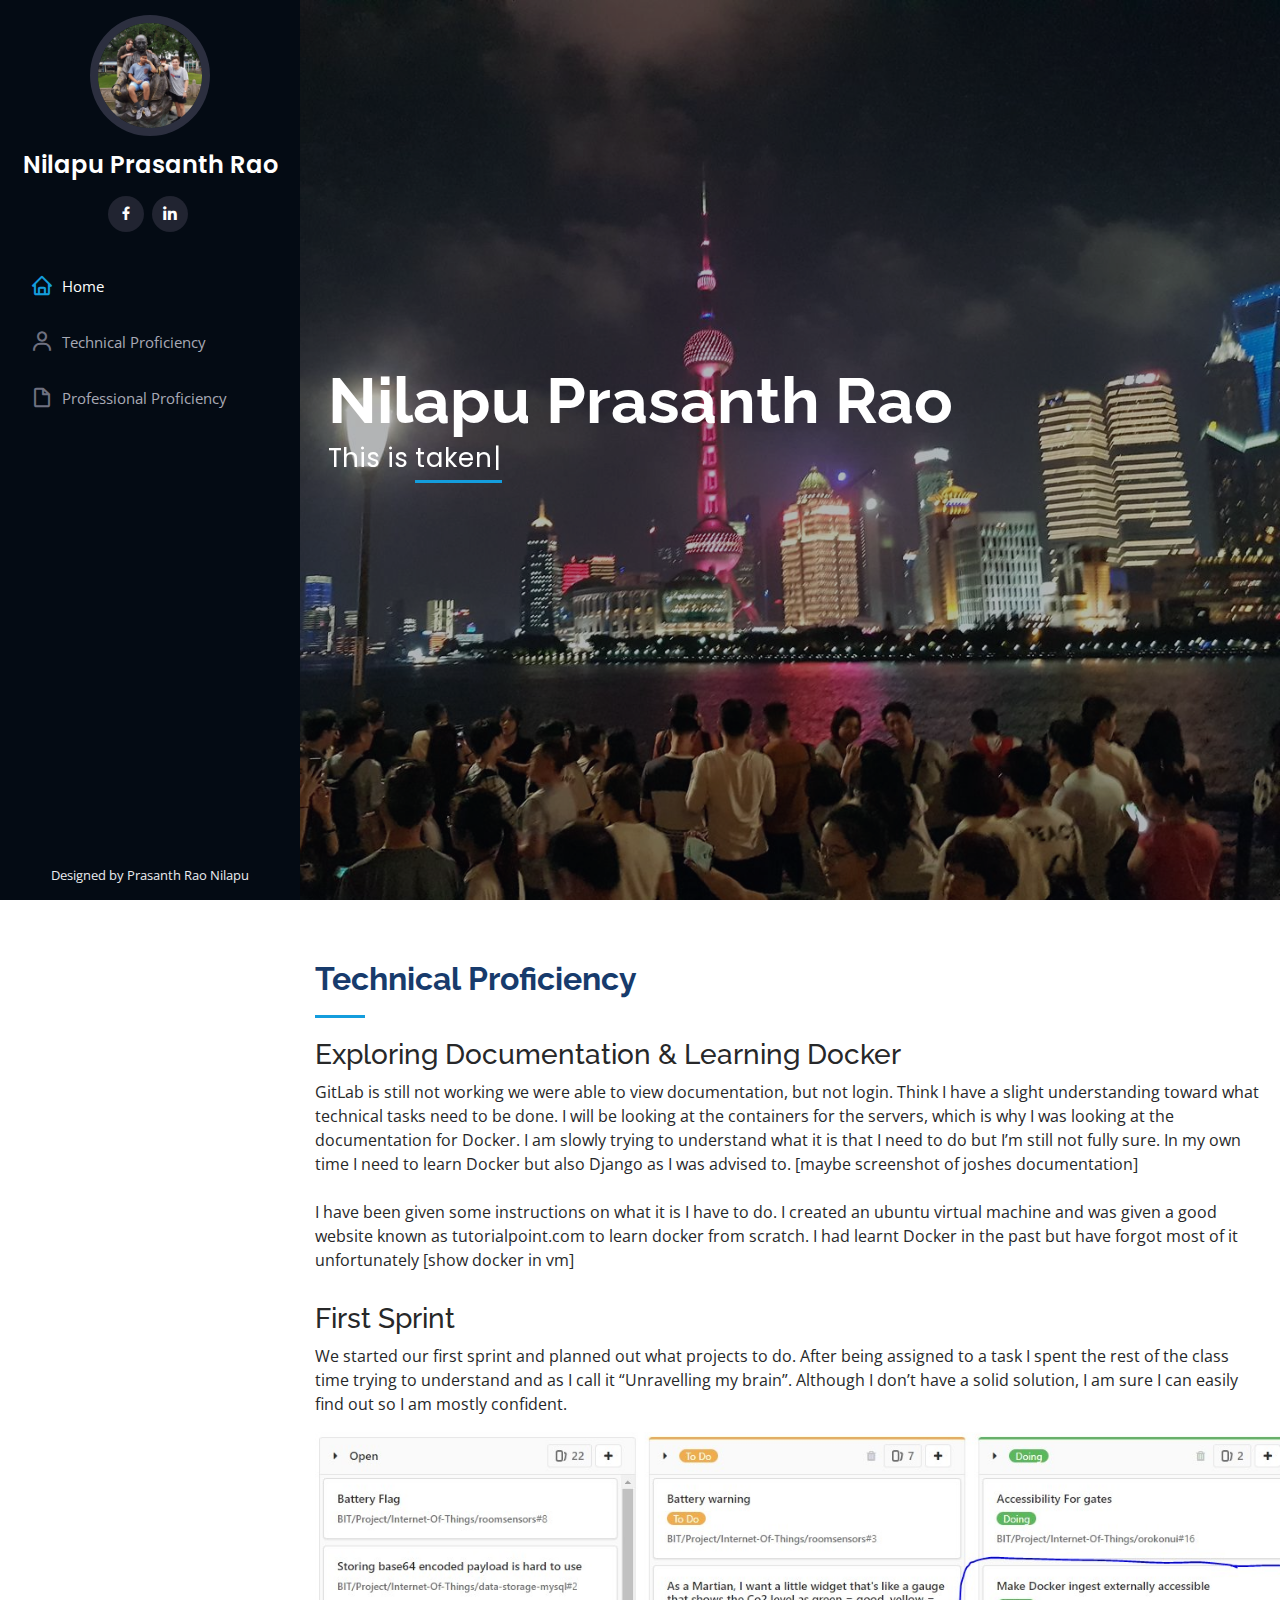
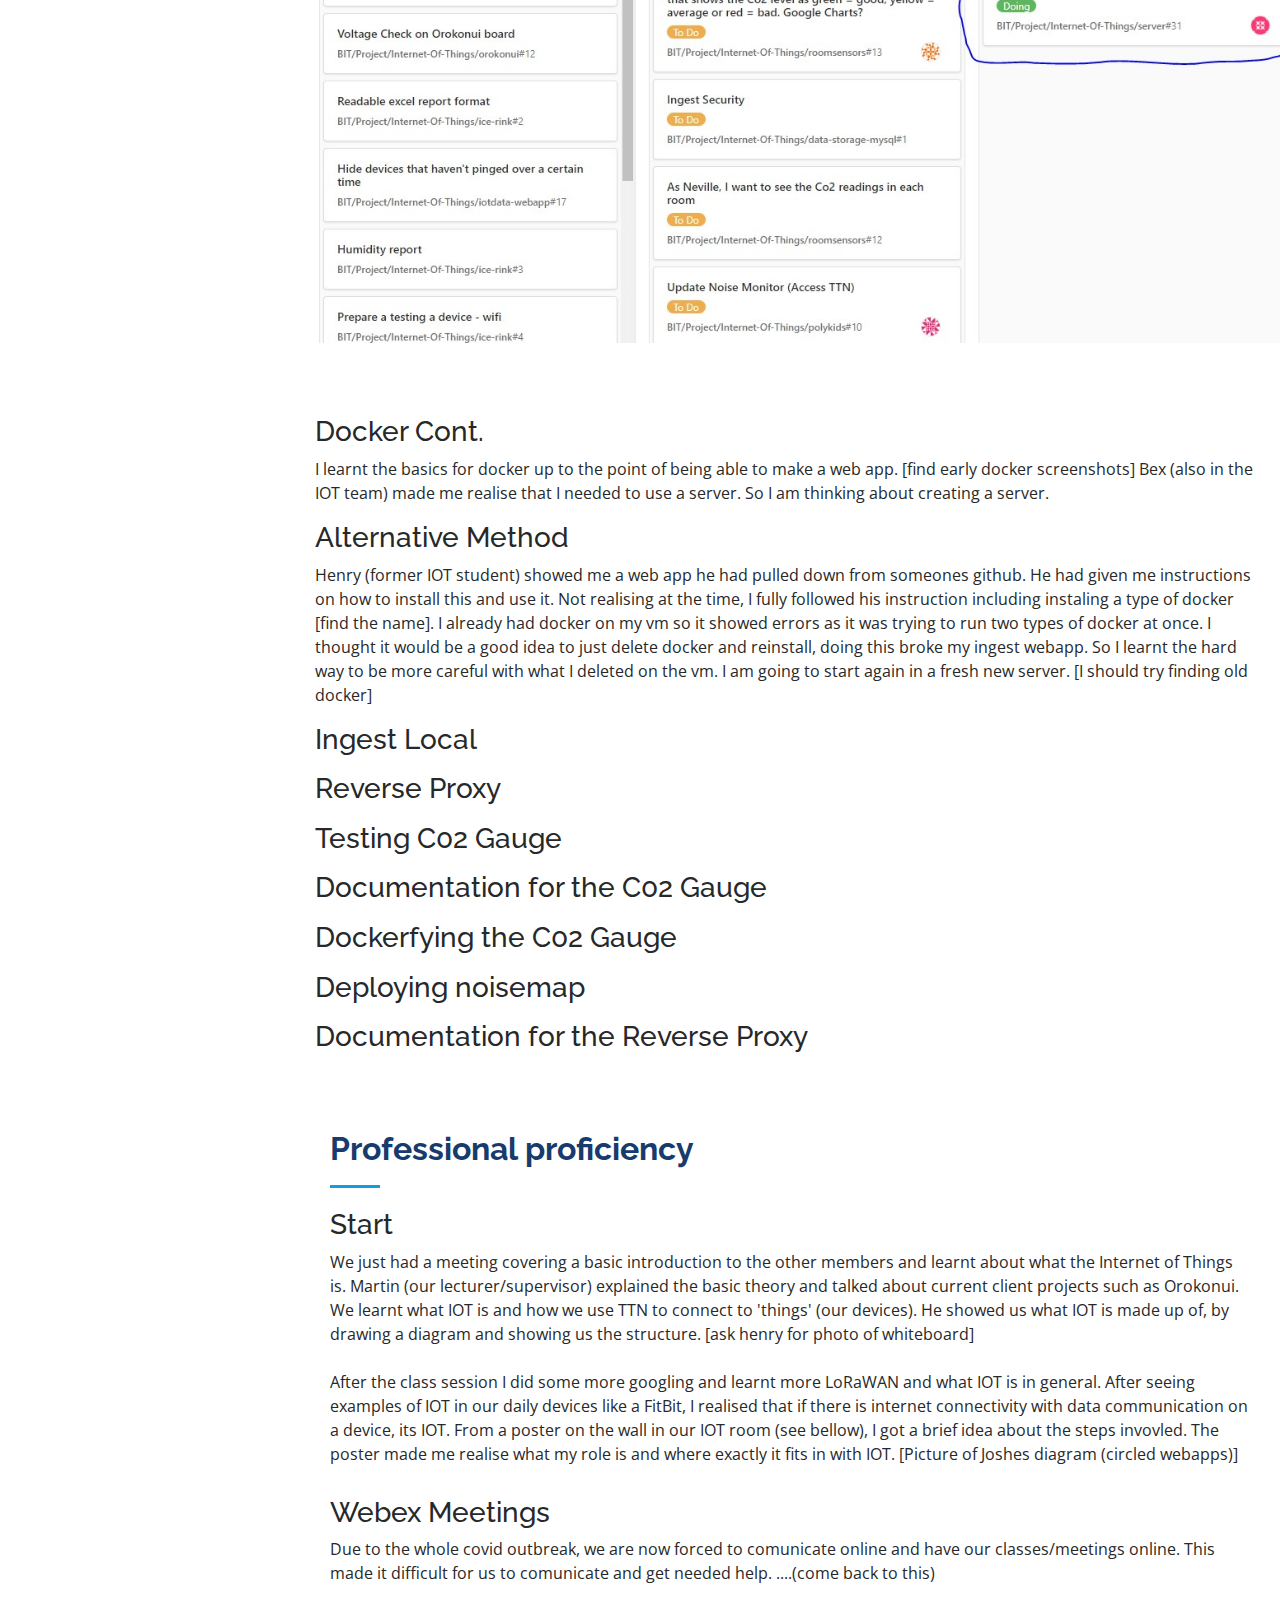
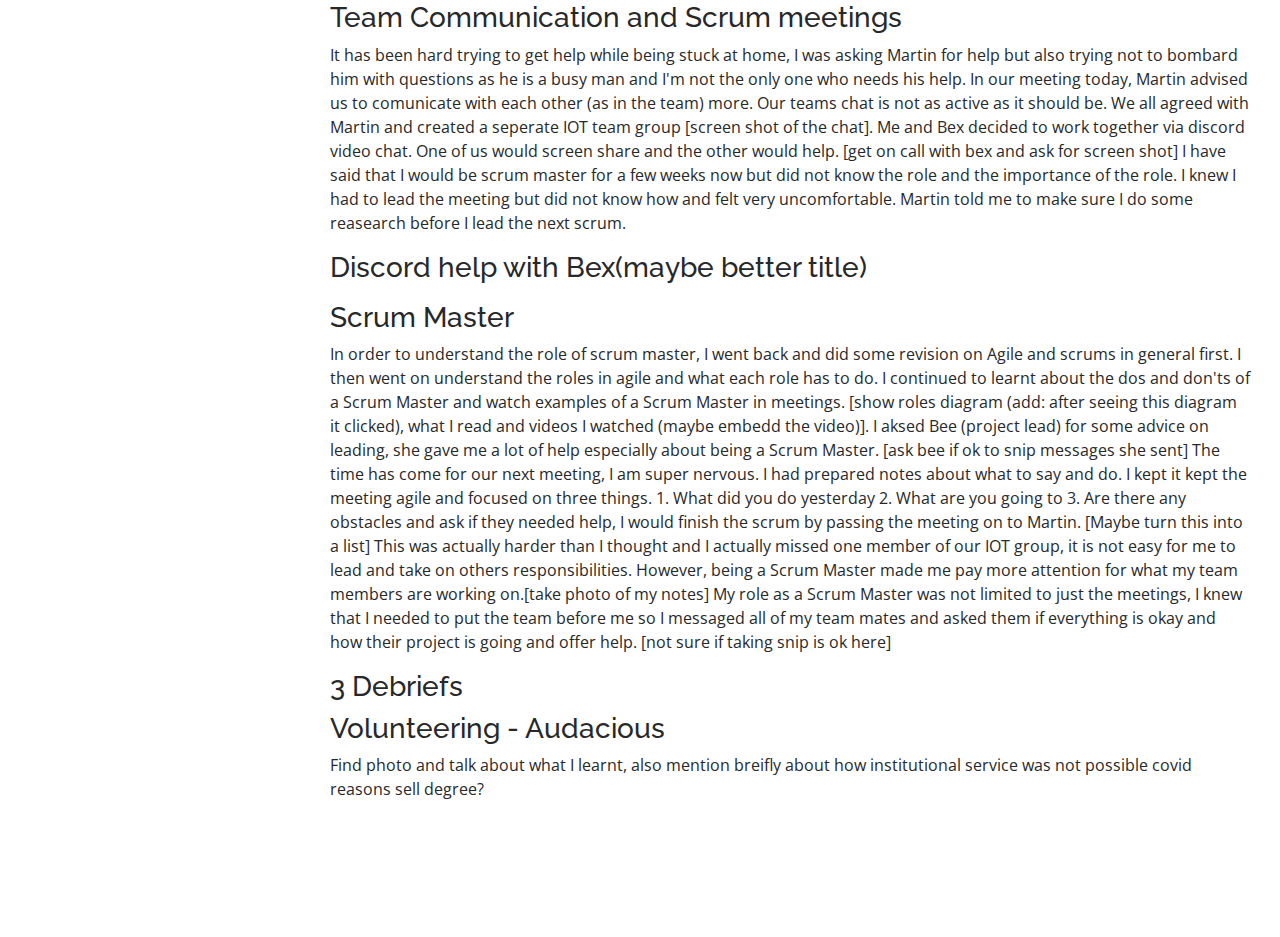
<file: index.html>
<!DOCTYPE html>
<html lang="en">

<head>
  <meta charset="utf-8">
  <meta content="width=device-width, initial-scale=1.0" name="viewport">

  <title>iPortfolio Bootstrap Template - Index</title>
  <meta content="" name="descriptison">
  <meta content="" name="keywords">

  <!-- Favicons -->
  <link href="assets/img/favicon.png" rel="icon">
  <link href="assets/img/apple-touch-icon.png" rel="apple-touch-icon">

  <!-- Google Fonts -->
  <link
    href="https://fonts.googleapis.com/css?family=Open+Sans:300,300i,400,400i,600,600i,700,700i|Raleway:300,300i,400,400i,500,500i,600,600i,700,700i|Poppins:300,300i,400,400i,500,500i,600,600i,700,700i"
    rel="stylesheet">

  <!-- Vendor CSS Files -->
  <link href="assets/vendor/bootstrap/css/bootstrap.min.css" rel="stylesheet">
  <link href="assets/vendor/icofont/icofont.min.css" rel="stylesheet">
  <link href="assets/vendor/boxicons/css/boxicons.min.css" rel="stylesheet">
  <link href="assets/vendor/venobox/venobox.css" rel="stylesheet">
  <link href="assets/vendor/owl.carousel/assets/owl.carousel.min.css" rel="stylesheet">
  <link href="assets/vendor/aos/aos.css" rel="stylesheet">

  <!-- Template Main CSS File -->
  <link href="assets/css/style.css" rel="stylesheet">

</head>

<body>

  <!-- ======= Mobile nav toggle button ======= -->
  <button type="button" class="mobile-nav-toggle d-xl-none"><i class="icofont-navigation-menu"></i></button>

  <!-- ======= Header ======= -->
  <header id="header">
    <div class="d-flex flex-column">

      <div class="profile">
        <img src="assets/img/profile-img.jpg" alt="" class="img-fluid rounded-circle">
        <h1 class="text-light"><a href="index.html">Nilapu Prasanth Rao</a></h1>
        <div class="social-links mt-3 text-center">
          <a href="#" class="facebook"><i class="bx bxl-facebook"></i></a>
          <a href="#" class="linkedin"><i class="bx bxl-linkedin"></i></a>
        </div>
      </div>

      <nav class="nav-menu">
        <ul>
          <li class="active"><a href="index.html"><i class="bx bx-home"></i> <span>Home</span></a></li>
          <li><a href="#about"><i class="bx bx-user"></i> <span>Technical Proficiency</span></a></li>
          <li><a href="#resume"><i class="bx bx-file-blank"></i> <span>Professional Proficiency</span></a></li>

        </ul>
      </nav><!-- .nav-menu -->
      <button type="button" class="mobile-nav-toggle d-xl-none"><i class="icofont-navigation-menu"></i></button>

    </div>
  </header><!-- End Header -->

  <!-- ======= Hero Section ======= -->
  <section id="hero" class="d-flex flex-column justify-content-center align-items-center">
    <div class="hero-container" data-aos="fade-in">
      <h1>Nilapu Prasanth Rao</h1>
      <p>This is <span class="typed" data-typed-items="taken, not my design, for project, a portfolio"></span></p>
    </div>
  </section><!-- End Hero -->

  <main id="main">

    <!-- ======= About Section ======= -->
    <section id="about" class="about">
      <div class="container">

        <div class="section-title">
          <h2>Technical Proficiency</h2> 
          <!--I need to reference the board more think this is profesional-->
          <!--mention git stuff-->
          <!--Milesstones-->
          <h3>Exploring Documentation & Learning Docker</h3>
          <p>GitLab is still not working we were able to view documentation, but not login. Think I have a slight
            understanding toward what technical tasks need to be done. I will be looking at the containers for the
            servers, which is why I was looking at the documentation for Docker. I am slowly trying to understand what
            it is that I need to do but I’m still not fully sure. In my own time I need to learn Docker but also Django
            as I was advised to. [maybe screenshot of joshes documentation]
            <br></br>
            I have been given some instructions on what it is I have to do. I created an ubuntu virtual machine and was
            given a good website known as tutorialpoint.com to learn docker from scratch. I had learnt Docker in the past
            but have forgot most of it unfortunately [show docker in vm]
          </p>
        </div>

        <h3>First Sprint</h3>
        <p>
          We started our first sprint and planned out what projects to do. After being assigned to a task
          I spent the rest of the class time trying to understand and as I call it “Unravelling my brain”. Although I
          don’t have a solid solution, I am sure I can easily find out so I am mostly confident. </p>
        <img src="assets/img/DayFour.jpg" alt="Moodle Pic" width="1050">
        <br></br>
        <br></br>

        <h3>Docker Cont.</h3>
        <p>
          I learnt the basics for docker up to the point of being able to make a web app. [find early docker
          screenshots] Bex (also in the IOT team) made me realise that I needed to use a server. So I am thinking about
          creating a server.</p>

        <h3>Alternative Method</h3>
        <p>
          Henry (former IOT student) showed me a web app he had pulled down from someones github. He had given me
          instructions on how to install this and use it. Not realising at the time, I fully followed his instruction
          including instaling a type of docker [find the name]. I already had docker on my vm so it showed errors as it
          was trying to run two types of docker at once. I thought it would be a good idea to just delete docker and
          reinstall, doing this broke my ingest webapp. So I learnt the hard way to be more careful with what I deleted
          on the vm. I am going to start again in a fresh new server. [I should try finding old docker]</p>

        <h3>Ingest Local</h3>
        <p>
        </p>

        <h3>Reverse Proxy</h3>
        <p>
        </p>

        <h3>Testing C02 Gauge</h3>
        <p>
        </p>

        <h3>Documentation for the C02 Gauge</h3>
        <p>
        </p>

        <h3>Dockerfying the C02 Gauge</h3>
        <p>
        </p>

        <h3>Deploying noisemap</h3>
        <p>
        </p>

        <h3>Documentation for the Reverse Proxy</h3>
        <p>
        </p>

        <!--<div class="row">
          <div class="col-lg-4" data-aos="fade-right">
            <img src="assets/img/profile-img.jpg" class="img-fluid" alt="">
          </div>
          <div class="col-lg-8 pt-4 pt-lg-0 content" data-aos="fade-left">
            <h3>UI/UX Designer &amp; Web Developer.</h3>
            <p class="font-italic">
              Lorem ipsum dolor sit amet, consectetur adipiscing elit, sed do eiusmod tempor incididunt ut labore et
              dolore
              magna aliqua.
            </p>
            <div class="row">
              <div class="col-lg-6">
                <ul>
                  <li><i class="icofont-rounded-right"></i> <strong>Birthday:</strong> 1 May 1995</li>
                  <li><i class="icofont-rounded-right"></i> <strong>Website:</strong> www.example.com</li>
                  <li><i class="icofont-rounded-right"></i> <strong>Phone:</strong> +123 456 7890</li>
                  <li><i class="icofont-rounded-right"></i> <strong>City:</strong> City : New York, USA</li>
                </ul>
              </div>
              <div class="col-lg-6">
                <ul>
                  <li><i class="icofont-rounded-right"></i> <strong>Age:</strong> 30</li>
                  <li><i class="icofont-rounded-right"></i> <strong>Degree:</strong> Master</li>
                  <li><i class="icofont-rounded-right"></i> <strong>PhEmailone:</strong> email@example.com</li>
                  <li><i class="icofont-rounded-right"></i> <strong>Freelance:</strong> Available</li>
                </ul>
              </div>
            </div>
            <p>
              Officiis eligendi itaque labore et dolorum mollitia officiis optio vero. Quisquam sunt adipisci omnis et
              ut. Nulla accusantium dolor incidunt officia tempore. Et eius omnis.
              Cupiditate ut dicta maxime officiis quidem quia. Sed et consectetur qui quia repellendus itaque neque.
              Aliquid amet quidem ut quaerat cupiditate. Ab et eum qui repellendus omnis culpa magni laudantium dolores.
            </p>
          </div>
      </div>

      </div>
    </section> -->
        <!-- End About Section -->


        <!-- ======= Resume Section ======= -->
        <section id="resume" class="resume">
          <div class="container">

            <div class="section-title">
              <h2>Professional proficiency</h2>
              <h3>Start</h3>
              <p>We just had a meeting covering a basic introduction to the other members and learnt about what the
                Internet of Things is. Martin (our lecturer/supervisor) explained the basic theory and talked about current
                client projects such as Orokonui. We learnt what IOT is and how we use TTN to connect to 'things' (our devices). 
                He showed us what IOT is made up of, by drawing a diagram and showing us the structure. [ask henry for photo of whiteboard]
                <br></br>
                After the class session I did some more googling and learnt more LoRaWAN and what IOT is in general. After seeing examples 
                of IOT in our daily devices like a FitBit, I realised that if there is internet connectivity with data communication on 
                a device, its IOT. From a poster on the wall in our IOT room (see bellow), I got a brief idea about the steps invovled. 
                The poster made me realise what my role is and where exactly it fits in with IOT. [Picture of Joshes diagram (circled webapps)]
              </p>
            </div>
            <h3>Webex Meetings</h3>
            <p>Due to the whole covid outbreak, we are now forced to comunicate online and have our classes/meetings
              online.
              This made it difficult for us to comunicate and get needed help. ....(come back to this)</p>

            <h3>Team Communication and Scrum meetings</h3>
            <p>It has been hard trying to get help while being stuck at home, I was asking Martin for help but also
              trying not to bombard him with questions as he is a busy man and I'm not the only one who needs his help. 
              In our meeting today, Martin advised us to comunicate with each other (as in the team) more. Our teams 
              chat is not as active as it should be. We all agreed with Martin and created a seperate IOT team group 
              [screen shot of the chat]. Me and Bex decided to work together via discord video chat. One of us would 
              screen share and the other would help. [get on call with bex and ask for screen shot] I have said that 
              I would be scrum master for a few weeks now but did not know the role and the importance of the role. 
              I knew I had to lead the meeting but did not know how and felt very uncomfortable. Martin told me to make 
              sure I do some reasearch before I lead the
              next scrum.</p>

            <h3>Discord help with Bex(maybe better title)</h3>
            <p></p>

            <h3>Scrum Master</h3>
            <p>In order to understand the role of scrum master, I went back and did some revision on Agile and scrums in
              general first. I then went on understand the roles in agile and what each role has to do. I continued to
              learnt about the dos and don'ts of a Scrum Master and watch examples of a Scrum Master in meetings. [show
              roles diagram (add: after seeing this diagram it clicked), what I read and videos I watched (maybe embedd
              the video)]. I aksed Bee (project lead) for some advice on leading, she gave me a lot of help especially 
              about being a Scrum Master. [ask bee if ok to snip messages she sent] The time has come for our next meeting, 
              I am super nervous. I had prepared notes about what to say and do. I kept it kept the meeting agile and 
              focused on three things. 1. What did you do yesterday 2. What are you going to 3. Are there any obstacles 
              and ask if they needed help, I would finish the scrum by passing the meeting on to Martin. [Maybe turn this 
              into a list] This was actually harder than I thought and I actually missed one member of our IOT group, 
              it is not easy for me to lead and take on others responsibilities. However, being a Scrum Master made me 
              pay more attention for what my team members are working on.[take photo of my notes] My role as a Scrum Master 
              was not limited to just the meetings, I knew that I needed to put the team before me so I messaged all of 
              my team mates and asked them if everything is okay and how their project is going and offer help. 
              [not sure if taking snip is ok here]</p>

            <h3>3 Debriefs</h3>

            <h3>Volunteering - Audacious</h3>
            <p>Find photo and talk about what I learnt, also mention breifly about how institutional service was not
              possible covid reasons sell degree?</p>



          </div>
        </section><!-- End Resume Section -->


  </main><!-- End #main -->

  <!-- ======= Footer ======= -->
  <footer id="footer">

    <div class="credits">
      Designed by Prasanth Rao Nilapu</a>
    </div>
  </footer><!-- End  Footer -->

  <a href="#" class="back-to-top"><i class="icofont-simple-up"></i></a>

  <!-- Vendor JS Files -->
  <script src="assets/vendor/jquery/jquery.min.js"></script>
  <script src="assets/vendor/bootstrap/js/bootstrap.bundle.min.js"></script>
  <script src="assets/vendor/jquery.easing/jquery.easing.min.js"></script>
  <script src="assets/vendor/php-email-form/validate.js"></script>
  <script src="assets/vendor/waypoints/jquery.waypoints.min.js"></script>
  <script src="assets/vendor/counterup/counterup.min.js"></script>
  <script src="assets/vendor/isotope-layout/isotope.pkgd.min.js"></script>
  <script src="assets/vendor/venobox/venobox.min.js"></script>
  <script src="assets/vendor/owl.carousel/owl.carousel.min.js"></script>
  <script src="assets/vendor/typed.js/typed.min.js"></script>
  <script src="assets/vendor/aos/aos.js"></script>

  <!-- Template Main JS File -->
  <script src="assets/js/main.js"></script>

</body>

</html>
</file>
<file: assets/vendor/venobox/venobox.css>
/* ------ venobox.css --------*/
.vbox-overlay *, .vbox-overlay *:before, .vbox-overlay *:after{
    -webkit-backface-visibility: hidden;
    -webkit-box-sizing:border-box;
    -moz-box-sizing:border-box;
    box-sizing:border-box;
}
.vbox-overlay * { 
    -webkit-backface-visibility: visible;
    backface-visibility: visible;
}
.vbox-overlay{
    display: -webkit-flex;
    display: flex;
    -webkit-flex-direction: column;
    flex-direction: column;
    -webkit-justify-content: center;
    justify-content: center;
    -webkit-align-items: center;
    align-items: center;
    position: fixed;
    left: 0;
    top: 0;
    bottom: 0;
    right: 0;
    z-index: 999999;
}

/* ----- navigation ----- */
.vbox-title{
    width: 100%;
    height: 40px;
    float: left;
    text-align: center;
    line-height: 28px;
    font-size: 12px;
    padding: 6px 50px;
    overflow: hidden;
    position: fixed;
    display: none;
    left: 0;
    z-index: 89;
}
.vbox-close{
    cursor: pointer;
    position: fixed;
    top: -1px;
    right: 0;
    width: 50px;
    height: 40px;
    padding: 6px;
    display: block;
    background-position:10px center;
    overflow: hidden;
    font-size: 24px;
    line-height: 1;
    text-align: center;
    z-index: 99;
}
.vbox-left{
    cursor: pointer;
    position: fixed;
    left: 0;
    height: 40px;
    overflow: hidden;
    line-height: 28px;
    font-size: 12px;
    z-index: 99;
    display: flex;
    align-items:center;
}
.vbox-num{
    display: inline-block;
    margin: 6px 0 6px 15px;
}
/* ----- Social share ----- */
.vbox-share{
    line-height: 28px;
    font-size: 12px;
    overflow: hidden;
    position: fixed;
    left: 0;
    z-index: 98;
    display: flex;
    align-items:center;
    justify-content: center;
    width: 100%;
    text-align: center;
}
.vbox-share svg{
    max-height: 28px;
    width: 28px;
    z-index: 10;
    margin-left: 12px;
    margin-top: 6px;
    margin-bottom: 6px;
    vertical-align: middle;
}


/* ----- navigation ARROWS ----- */
.vbox-next, .vbox-prev{
    position: fixed;
    top: 50%;
    margin-top: -15px;
    overflow: hidden;
    cursor: pointer;
    display: block;
    width: 45px;
    height: 45px;
    z-index: 99;
}
.vbox-next span, .vbox-prev span{
    position: relative;
    width: 20px;
    height: 20px;
    border: 2px solid transparent;
    border-top-color: #B6B6B6;
    border-right-color: #B6B6B6;
    text-indent: -100px;
    position: absolute;
    top: 8px;
    display: block;
}
.vbox-prev{
    left: 15px;
}
.vbox-next{
    right: 15px;
}
.vbox-prev span{
    left: 10px;
    -ms-transform: rotate(-135deg);
    -webkit-transform: rotate(-135deg);
    transform: rotate(-135deg);
}
.vbox-next span{
    -ms-transform: rotate(45deg);
    -webkit-transform: rotate(45deg);
    transform: rotate(45deg);
    right: 10px;
}
/* ------- inline window ------ */
.vbox-inline{
    width: 420px;
    height: 315px;
    height: 70vh;
    padding: 10px;
    background: #fff;
    margin: 0 auto;
    overflow: auto;
    text-align: left;
}
/* ------- Video & iFrames window ------ */
.venoframe{
    max-width: 100%;
    width: 100%;
    border: none;
    width: 100%;
    height: 260px;
    height: 70vh;
}
.venoframe.vbvid{
    height: 260px;
}
@media (min-width: 768px) {
    .venoframe, .vbox-inline{
        width: 90%;
        height: 360px;
        height: 70vh;
    }
    .venoframe.vbvid{
        width: 640px;
        height: 360px;
    }
}
@media (min-width: 992px) {
    .venoframe, .vbox-inline{
        max-width: 1200px;
        width: 80%;
        height: 540px;
        height: 70vh;
    }
    .venoframe.vbvid{
        width: 960px;
        height: 540px;
    }
}
/* 
Please do NOT edit this part! 
or at least read this note: http://i.imgur.com/7C0ws9e.gif
*/
.vbox-open{
    overflow: hidden;
}
.vbox-container{
    position: absolute;
    left: 0;
    right: 0;
    top: 0;
    bottom: 0;
    overflow-x: hidden;
    overflow-y: scroll;
    overflow-scrolling: touch;
    -webkit-overflow-scrolling: touch;
    z-index: 20;
    max-height: 100%;

}

.vbox-content{
    text-align: center;
    float: left;
    width: 100%;
    position: relative;
    overflow: hidden;
    padding: 20px 4%;
}
.vbox-container img{
    max-width: 100%;
    height: auto;
}
.vbox-figlio{
    box-shadow: 0 0 12px rgba(0,0,0,0.19), 0 6px 6px rgba(0,0,0,0.23);
    max-width: 100%;
    text-align: initial;
}
img.vbox-figlio{
    -webkit-user-select: none;
-khtml-user-select: none;
-moz-user-select: none;
-o-user-select: none;
user-select: none;
}
.vbox-content.swipe-left{
    margin-left: -200px !important;
}
.vbox-content.swipe-right{
    margin-left: 200px !important;
}
.vbox-animated{
    webkit-transition: margin 300ms ease-out;
    transition: margin 300ms ease-out;
}

/* ---------- preloader ----------
 * SPINKIT 
 * http://tobiasahlin.com/spinkit/
-------------------------------- */
.sk-double-bounce,.sk-rotating-plane{width:40px;height:40px;margin:40px auto}.sk-rotating-plane{background-color:#333;-webkit-animation:sk-rotatePlane 1.2s infinite ease-in-out;animation:sk-rotatePlane 1.2s infinite ease-in-out}@-webkit-keyframes sk-rotatePlane{0%{-webkit-transform:perspective(120px) rotateX(0) rotateY(0);transform:perspective(120px) rotateX(0) rotateY(0)}50%{-webkit-transform:perspective(120px) rotateX(-180.1deg) rotateY(0);transform:perspective(120px) rotateX(-180.1deg) rotateY(0)}100%{-webkit-transform:perspective(120px) rotateX(-180deg) rotateY(-179.9deg);transform:perspective(120px) rotateX(-180deg) rotateY(-179.9deg)}}@keyframes sk-rotatePlane{0%{-webkit-transform:perspective(120px) rotateX(0) rotateY(0);transform:perspective(120px) rotateX(0) rotateY(0)}50%{-webkit-transform:perspective(120px) rotateX(-180.1deg) rotateY(0);transform:perspective(120px) rotateX(-180.1deg) rotateY(0)}100%{-webkit-transform:perspective(120px) rotateX(-180deg) rotateY(-179.9deg);transform:perspective(120px) rotateX(-180deg) rotateY(-179.9deg)}}.sk-double-bounce{position:relative}.sk-double-bounce .sk-child{width:100%;height:100%;border-radius:50%;background-color:#333;opacity:.6;position:absolute;top:0;left:0;-webkit-animation:sk-doubleBounce 2s infinite ease-in-out;animation:sk-doubleBounce 2s infinite ease-in-out}.sk-chasing-dots .sk-child,.sk-spinner-pulse,.sk-three-bounce .sk-child{background-color:#333;border-radius:100%}.sk-double-bounce .sk-double-bounce2{-webkit-animation-delay:-1s;animation-delay:-1s}@-webkit-keyframes sk-doubleBounce{0%,100%{-webkit-transform:scale(0);transform:scale(0)}50%{-webkit-transform:scale(1);transform:scale(1)}}@keyframes sk-doubleBounce{0%,100%{-webkit-transform:scale(0);transform:scale(0)}50%{-webkit-transform:scale(1);transform:scale(1)}}.sk-wave{margin:40px auto;width:50px;height:40px;text-align:center;font-size:10px}.sk-wave .sk-rect{background-color:#333;height:100%;width:6px;display:inline-block;-webkit-animation:sk-waveStretchDelay 1.2s infinite ease-in-out;animation:sk-waveStretchDelay 1.2s infinite ease-in-out}.sk-wave .sk-rect1{-webkit-animation-delay:-1.2s;animation-delay:-1.2s}.sk-wave .sk-rect2{-webkit-animation-delay:-1.1s;animation-delay:-1.1s}.sk-wave .sk-rect3{-webkit-animation-delay:-1s;animation-delay:-1s}.sk-wave .sk-rect4{-webkit-animation-delay:-.9s;animation-delay:-.9s}.sk-wave .sk-rect5{-webkit-animation-delay:-.8s;animation-delay:-.8s}@-webkit-keyframes sk-waveStretchDelay{0%,100%,40%{-webkit-transform:scaleY(.4);transform:scaleY(.4)}20%{-webkit-transform:scaleY(1);transform:scaleY(1)}}@keyframes sk-waveStretchDelay{0%,100%,40%{-webkit-transform:scaleY(.4);transform:scaleY(.4)}20%{-webkit-transform:scaleY(1);transform:scaleY(1)}}.sk-wandering-cubes{margin:40px auto;width:40px;height:40px;position:relative}.sk-wandering-cubes .sk-cube{background-color:#333;width:10px;height:10px;position:absolute;top:0;left:0;-webkit-animation:sk-wanderingCube 1.8s ease-in-out -1.8s infinite both;animation:sk-wanderingCube 1.8s ease-in-out -1.8s infinite both}.sk-chasing-dots,.sk-spinner-pulse{width:40px;height:40px;margin:40px auto}.sk-wandering-cubes .sk-cube2{-webkit-animation-delay:-.9s;animation-delay:-.9s}@-webkit-keyframes sk-wanderingCube{0%{-webkit-transform:rotate(0);transform:rotate(0)}25%{-webkit-transform:translateX(30px) rotate(-90deg) scale(.5);transform:translateX(30px) rotate(-90deg) scale(.5)}50%{-webkit-transform:translateX(30px) translateY(30px) rotate(-179deg);transform:translateX(30px) translateY(30px) rotate(-179deg)}50.1%{-webkit-transform:translateX(30px) translateY(30px) rotate(-180deg);transform:translateX(30px) translateY(30px) rotate(-180deg)}75%{-webkit-transform:translateX(0) translateY(30px) rotate(-270deg) scale(.5);transform:translateX(0) translateY(30px) rotate(-270deg) scale(.5)}100%{-webkit-transform:rotate(-360deg);transform:rotate(-360deg)}}@keyframes sk-wanderingCube{0%{-webkit-transform:rotate(0);transform:rotate(0)}25%{-webkit-transform:translateX(30px) rotate(-90deg) scale(.5);transform:translateX(30px) rotate(-90deg) scale(.5)}50%{-webkit-transform:translateX(30px) translateY(30px) rotate(-179deg);transform:translateX(30px) translateY(30px) rotate(-179deg)}50.1%{-webkit-transform:translateX(30px) translateY(30px) rotate(-180deg);transform:translateX(30px) translateY(30px) rotate(-180deg)}75%{-webkit-transform:translateX(0) translateY(30px) rotate(-270deg) scale(.5);transform:translateX(0) translateY(30px) rotate(-270deg) scale(.5)}100%{-webkit-transform:rotate(-360deg);transform:rotate(-360deg)}}.sk-spinner-pulse{-webkit-animation:sk-pulseScaleOut 1s infinite ease-in-out;animation:sk-pulseScaleOut 1s infinite ease-in-out}@-webkit-keyframes sk-pulseScaleOut{0%{-webkit-transform:scale(0);transform:scale(0)}100%{-webkit-transform:scale(1);transform:scale(1);opacity:0}}@keyframes sk-pulseScaleOut{0%{-webkit-transform:scale(0);transform:scale(0)}100%{-webkit-transform:scale(1);transform:scale(1);opacity:0}}.sk-chasing-dots{position:relative;text-align:center;-webkit-animation:sk-chasingDotsRotate 2s infinite linear;animation:sk-chasingDotsRotate 2s infinite linear}.sk-chasing-dots .sk-child{width:60%;height:60%;display:inline-block;position:absolute;top:0;-webkit-animation:sk-chasingDotsBounce 2s infinite ease-in-out;animation:sk-chasingDotsBounce 2s infinite ease-in-out}.sk-chasing-dots .sk-dot2{top:auto;bottom:0;-webkit-animation-delay:-1s;animation-delay:-1s}@-webkit-keyframes sk-chasingDotsRotate{100%{-webkit-transform:rotate(360deg);transform:rotate(360deg)}}@keyframes sk-chasingDotsRotate{100%{-webkit-transform:rotate(360deg);transform:rotate(360deg)}}@-webkit-keyframes sk-chasingDotsBounce{0%,100%{-webkit-transform:scale(0);transform:scale(0)}50%{-webkit-transform:scale(1);transform:scale(1)}}@keyframes sk-chasingDotsBounce{0%,100%{-webkit-transform:scale(0);transform:scale(0)}50%{-webkit-transform:scale(1);transform:scale(1)}}.sk-three-bounce{margin:40px auto;width:80px;text-align:center}.sk-three-bounce .sk-child{width:20px;height:20px;display:inline-block;-webkit-animation:sk-three-bounce 1.4s ease-in-out 0s infinite both;animation:sk-three-bounce 1.4s ease-in-out 0s infinite both}.sk-circle .sk-child:before,.sk-fading-circle .sk-circle:before{display:block;border-radius:100%;content:'';background-color:#333}.sk-three-bounce .sk-bounce1{-webkit-animation-delay:-.32s;animation-delay:-.32s}.sk-three-bounce .sk-bounce2{-webkit-animation-delay:-.16s;animation-delay:-.16s}@-webkit-keyframes sk-three-bounce{0%,100%,80%{-webkit-transform:scale(0);transform:scale(0)}40%{-webkit-transform:scale(1);transform:scale(1)}}@keyframes sk-three-bounce{0%,100%,80%{-webkit-transform:scale(0);transform:scale(0)}40%{-webkit-transform:scale(1);transform:scale(1)}}.sk-circle{margin:40px auto;width:40px;height:40px;position:relative}.sk-circle .sk-child{width:100%;height:100%;position:absolute;left:0;top:0}.sk-circle .sk-child:before{margin:0 auto;width:15%;height:15%;-webkit-animation:sk-circleBounceDelay 1.2s infinite ease-in-out both;animation:sk-circleBounceDelay 1.2s infinite ease-in-out both}.sk-circle .sk-circle2{-webkit-transform:rotate(30deg);-ms-transform:rotate(30deg);transform:rotate(30deg)}.sk-circle .sk-circle3{-webkit-transform:rotate(60deg);-ms-transform:rotate(60deg);transform:rotate(60deg)}.sk-circle .sk-circle4{-webkit-transform:rotate(90deg);-ms-transform:rotate(90deg);transform:rotate(90deg)}.sk-circle .sk-circle5{-webkit-transform:rotate(120deg);-ms-transform:rotate(120deg);transform:rotate(120deg)}.sk-circle .sk-circle6{-webkit-transform:rotate(150deg);-ms-transform:rotate(150deg);transform:rotate(150deg)}.sk-circle .sk-circle7{-webkit-transform:rotate(180deg);-ms-transform:rotate(180deg);transform:rotate(180deg)}.sk-circle .sk-circle8{-webkit-transform:rotate(210deg);-ms-transform:rotate(210deg);transform:rotate(210deg)}.sk-circle .sk-circle9{-webkit-transform:rotate(240deg);-ms-transform:rotate(240deg);transform:rotate(240deg)}.sk-circle .sk-circle10{-webkit-transform:rotate(270deg);-ms-transform:rotate(270deg);transform:rotate(270deg)}.sk-circle .sk-circle11{-webkit-transform:rotate(300deg);-ms-transform:rotate(300deg);transform:rotate(300deg)}.sk-circle .sk-circle12{-webkit-transform:rotate(330deg);-ms-transform:rotate(330deg);transform:rotate(330deg)}.sk-circle .sk-circle2:before{-webkit-animation-delay:-1.1s;animation-delay:-1.1s}.sk-circle .sk-circle3:before{-webkit-animation-delay:-1s;animation-delay:-1s}.sk-circle .sk-circle4:before{-webkit-animation-delay:-.9s;animation-delay:-.9s}.sk-circle .sk-circle5:before{-webkit-animation-delay:-.8s;animation-delay:-.8s}.sk-circle .sk-circle6:before{-webkit-animation-delay:-.7s;animation-delay:-.7s}.sk-circle .sk-circle7:before{-webkit-animation-delay:-.6s;animation-delay:-.6s}.sk-circle .sk-circle8:before{-webkit-animation-delay:-.5s;animation-delay:-.5s}.sk-circle .sk-circle9:before{-webkit-animation-delay:-.4s;animation-delay:-.4s}.sk-circle .sk-circle10:before{-webkit-animation-delay:-.3s;animation-delay:-.3s}.sk-circle .sk-circle11:before{-webkit-animation-delay:-.2s;animation-delay:-.2s}.sk-circle .sk-circle12:before{-webkit-animation-delay:-.1s;animation-delay:-.1s}@-webkit-keyframes sk-circleBounceDelay{0%,100%,80%{-webkit-transform:scale(0);transform:scale(0)}40%{-webkit-transform:scale(1);transform:scale(1)}}@keyframes sk-circleBounceDelay{0%,100%,80%{-webkit-transform:scale(0);transform:scale(0)}40%{-webkit-transform:scale(1);transform:scale(1)}}.sk-cube-grid{width:40px;height:40px;margin:40px auto}.sk-cube-grid .sk-cube{width:33.33%;height:33.33%;background-color:#333;float:left;-webkit-animation:sk-cubeGridScaleDelay 1.3s infinite ease-in-out;animation:sk-cubeGridScaleDelay 1.3s infinite ease-in-out}.sk-cube-grid .sk-cube1{-webkit-animation-delay:.2s;animation-delay:.2s}.sk-cube-grid .sk-cube2{-webkit-animation-delay:.3s;animation-delay:.3s}.sk-cube-grid .sk-cube3{-webkit-animation-delay:.4s;animation-delay:.4s}.sk-cube-grid .sk-cube4{-webkit-animation-delay:.1s;animation-delay:.1s}.sk-cube-grid .sk-cube5{-webkit-animation-delay:.2s;animation-delay:.2s}.sk-cube-grid .sk-cube6{-webkit-animation-delay:.3s;animation-delay:.3s}.sk-cube-grid .sk-cube7{-webkit-animation-delay:0ms;animation-delay:0ms}.sk-cube-grid .sk-cube8{-webkit-animation-delay:.1s;animation-delay:.1s}.sk-cube-grid .sk-cube9{-webkit-animation-delay:.2s;animation-delay:.2s}@-webkit-keyframes sk-cubeGridScaleDelay{0%,100%,70%{-webkit-transform:scale3D(1,1,1);transform:scale3D(1,1,1)}35%{-webkit-transform:scale3D(0,0,1);transform:scale3D(0,0,1)}}@keyframes sk-cubeGridScaleDelay{0%,100%,70%{-webkit-transform:scale3D(1,1,1);transform:scale3D(1,1,1)}35%{-webkit-transform:scale3D(0,0,1);transform:scale3D(0,0,1)}}.sk-fading-circle{margin:40px auto;width:40px;height:40px;position:relative}.sk-fading-circle .sk-circle{width:100%;height:100%;position:absolute;left:0;top:0}.sk-fading-circle .sk-circle:before{margin:0 auto;width:15%;height:15%;-webkit-animation:sk-circleFadeDelay 1.2s infinite ease-in-out both;animation:sk-circleFadeDelay 1.2s infinite ease-in-out both}.sk-fading-circle .sk-circle2{-webkit-transform:rotate(30deg);-ms-transform:rotate(30deg);transform:rotate(30deg)}.sk-fading-circle .sk-circle3{-webkit-transform:rotate(60deg);-ms-transform:rotate(60deg);transform:rotate(60deg)}.sk-fading-circle .sk-circle4{-webkit-transform:rotate(90deg);-ms-transform:rotate(90deg);transform:rotate(90deg)}.sk-fading-circle .sk-circle5{-webkit-transform:rotate(120deg);-ms-transform:rotate(120deg);transform:rotate(120deg)}.sk-fading-circle .sk-circle6{-webkit-transform:rotate(150deg);-ms-transform:rotate(150deg);transform:rotate(150deg)}.sk-fading-circle .sk-circle7{-webkit-transform:rotate(180deg);-ms-transform:rotate(180deg);transform:rotate(180deg)}.sk-fading-circle .sk-circle8{-webkit-transform:rotate(210deg);-ms-transform:rotate(210deg);transform:rotate(210deg)}.sk-fading-circle .sk-circle9{-webkit-transform:rotate(240deg);-ms-transform:rotate(240deg);transform:rotate(240deg)}.sk-fading-circle .sk-circle10{-webkit-transform:rotate(270deg);-ms-transform:rotate(270deg);transform:rotate(270deg)}.sk-fading-circle .sk-circle11{-webkit-transform:rotate(300deg);-ms-transform:rotate(300deg);transform:rotate(300deg)}.sk-fading-circle .sk-circle12{-webkit-transform:rotate(330deg);-ms-transform:rotate(330deg);transform:rotate(330deg)}.sk-fading-circle .sk-circle2:before{-webkit-animation-delay:-1.1s;animation-delay:-1.1s}.sk-fading-circle .sk-circle3:before{-webkit-animation-delay:-1s;animation-delay:-1s}.sk-fading-circle .sk-circle4:before{-webkit-animation-delay:-.9s;animation-delay:-.9s}.sk-fading-circle .sk-circle5:before{-webkit-animation-delay:-.8s;animation-delay:-.8s}.sk-fading-circle .sk-circle6:before{-webkit-animation-delay:-.7s;animation-delay:-.7s}.sk-fading-circle .sk-circle7:before{-webkit-animation-delay:-.6s;animation-delay:-.6s}.sk-fading-circle .sk-circle8:before{-webkit-animation-delay:-.5s;animation-delay:-.5s}.sk-fading-circle .sk-circle9:before{-webkit-animation-delay:-.4s;animation-delay:-.4s}.sk-fading-circle .sk-circle10:before{-webkit-animation-delay:-.3s;animation-delay:-.3s}.sk-fading-circle .sk-circle11:before{-webkit-animation-delay:-.2s;animation-delay:-.2s}.sk-fading-circle .sk-circle12:before{-webkit-animation-delay:-.1s;animation-delay:-.1s}@-webkit-keyframes sk-circleFadeDelay{0%,100%,39%{opacity:0}40%{opacity:1}}@keyframes sk-circleFadeDelay{0%,100%,39%{opacity:0}40%{opacity:1}}.sk-folding-cube{margin:40px auto;width:40px;height:40px;position:relative;-webkit-transform:rotateZ(45deg);transform:rotateZ(45deg)}.sk-folding-cube .sk-cube{float:left;width:50%;height:50%;position:relative;-webkit-transform:scale(1.1);-ms-transform:scale(1.1);transform:scale(1.1)}.sk-folding-cube .sk-cube:before{content:'';position:absolute;top:0;left:0;width:100%;height:100%;background-color:#333;-webkit-animation:sk-foldCubeAngle 2.4s infinite linear both;animation:sk-foldCubeAngle 2.4s infinite linear both;-webkit-transform-origin:100% 100%;-ms-transform-origin:100% 100%;transform-origin:100% 100%}.sk-folding-cube .sk-cube2{-webkit-transform:scale(1.1) rotateZ(90deg);transform:scale(1.1) rotateZ(90deg)}.sk-folding-cube .sk-cube3{-webkit-transform:scale(1.1) rotateZ(180deg);transform:scale(1.1) rotateZ(180deg)}.sk-folding-cube .sk-cube4{-webkit-transform:scale(1.1) rotateZ(270deg);transform:scale(1.1) rotateZ(270deg)}.sk-folding-cube .sk-cube2:before{-webkit-animation-delay:.3s;animation-delay:.3s}.sk-folding-cube .sk-cube3:before{-webkit-animation-delay:.6s;animation-delay:.6s}.sk-folding-cube .sk-cube4:before{-webkit-animation-delay:.9s;animation-delay:.9s}@-webkit-keyframes sk-foldCubeAngle{0%,10%{-webkit-transform:perspective(140px) rotateX(-180deg);transform:perspective(140px) rotateX(-180deg);opacity:0}25%,75%{-webkit-transform:perspective(140px) rotateX(0);transform:perspective(140px) rotateX(0);opacity:1}100%,90%{-webkit-transform:perspective(140px) rotateY(180deg);transform:perspective(140px) rotateY(180deg);opacity:0}}@keyframes sk-foldCubeAngle{0%,10%{-webkit-transform:perspective(140px) rotateX(-180deg);transform:perspective(140px) rotateX(-180deg);opacity:0}25%,75%{-webkit-transform:perspective(140px) rotateX(0);transform:perspective(140px) rotateX(0);opacity:1}100%,90%{-webkit-transform:perspective(140px) rotateY(180deg);transform:perspective(140px) rotateY(180deg);opacity:0}}
</file>
<file: assets/css/style.css>
/**
* Template Name: iPortfolio - v1.3.0
* Template URL: https://bootstrapmade.com/iportfolio-bootstrap-portfolio-websites-template/
* Author: BootstrapMade.com
* License: https://bootstrapmade.com/license/
*/

/*--------------------------------------------------------------
# General
--------------------------------------------------------------*/
body {
  font-family: "Open Sans", sans-serif;
  color: #272829;
}

a {
  color: #149ddd;
}

a:hover {
  color: #37b3ed;
  text-decoration: none;
}

h1, h2, h3, h4, h5, h6 {
  font-family: "Raleway", sans-serif;
}

/*--------------------------------------------------------------
# Back to top button
--------------------------------------------------------------*/
.back-to-top {
  position: fixed;
  display: none;
  width: 40px;
  height: 40px;
  border-radius: 50px;
  right: 15px;
  bottom: 15px;
  background: #149ddd;
  color: #fff;
  transition: display 0.5s ease-in-out;
  z-index: 99999;
}

.back-to-top i {
  font-size: 24px;
  position: absolute;
  top: 7px;
  left: 8px;
}

.back-to-top:hover {
  color: #fff;
  background: #2eafec;
  transition: background 0.2s ease-in-out;
}

/*--------------------------------------------------------------
# Header
--------------------------------------------------------------*/
#header {
  position: fixed;
  top: 0;
  left: 0;
  bottom: 0;
  width: 300px;
  transition: all ease-in-out 0.5s;
  z-index: 9997;
  transition: all 0.5s;
  padding: 0 15px;
  background: #040b14;
  overflow-y: auto;
}

#header .profile img {
  margin: 15px auto;
  display: block;
  width: 120px;
  border: 8px solid #2c2f3f;
}

#header .profile h1 {
  font-size: 24px;
  margin: 0;
  padding: 0;
  font-weight: 600;
  -moz-text-align-last: center;
  text-align-last: center;
  font-family: "Poppins", sans-serif;
}

#header .profile h1 a, #header .profile h1 a:hover {
  color: #fff;
  text-decoration: none;
}

#header .profile .social-links a {
  font-size: 18px;
  display: inline-block;
  background: #212431;
  color: #fff;
  line-height: 1;
  padding: 8px 0;
  margin-right: 4px;
  border-radius: 50%;
  text-align: center;
  width: 36px;
  height: 36px;
  transition: 0.3s;
}

#header .profile .social-links a:hover {
  background: #149ddd;
  color: #fff;
  text-decoration: none;
}

#main {
  margin-left: 300px;
}

@media (max-width: 1199px) {
  #header {
    left: -300px;
  }
  #main {
    margin-left: 0;
  }
}

/*--------------------------------------------------------------
# Navigation Menu
--------------------------------------------------------------*/
/* Desktop Navigation */
.nav-menu {
  padding-top: 30px;
}

.nav-menu * {
  margin: 0;
  padding: 0;
  list-style: none;
}

.nav-menu > ul > li {
  position: relative;
  white-space: nowrap;
}

.nav-menu a {
  display: flex;
  align-items: center;
  color: #a8a9b4;
  padding: 12px 15px;
  margin-bottom: 8px;
  transition: 0.3s;
  font-size: 15px;
}

.nav-menu a i {
  font-size: 24px;
  padding-right: 8px;
  color: #6f7180;
}

.nav-menu a:hover, .nav-menu .active > a, .nav-menu li:hover > a {
  text-decoration: none;
  color: #fff;
}

.nav-menu a:hover i, .nav-menu .active > a i, .nav-menu li:hover > a i {
  color: #149ddd;
}

/* Mobile Navigation */
.mobile-nav-toggle {
  position: fixed;
  right: 15px;
  top: 15px;
  z-index: 9998;
  border: 0;
  background: none;
  font-size: 24px;
  transition: all 0.4s;
  outline: none !important;
  line-height: 1;
  cursor: pointer;
  text-align: right;
}

.mobile-nav-toggle i {
  color: #149ddd;
}

.mobile-nav-active {
  overflow: hidden;
}

.mobile-nav-active #header {
  left: 0;
}

.mobile-nav-active .mobile-nav-toggle i {
  color: #fff;
}

/*--------------------------------------------------------------
# Hero Section
--------------------------------------------------------------*/
#hero {
  width: 100%;
  height: 100vh;
  background: url("../img/hero-bg.jpg") top center;
  background-size: cover;
}

#hero:before {
  content: "";
  background: rgba(5, 13, 24, 0.3);
  position: absolute;
  bottom: 0;
  top: 0;
  left: 0;
  right: 0;
  z-index: 1;
}

#hero .hero-container {
  position: relative;
  z-index: 2;
  min-width: 300px;
}

#hero h1 {
  margin: 0 0 10px 0;
  font-size: 64px;
  font-weight: 700;
  line-height: 56px;
  color: #fff;
}

#hero p {
  color: #fff;
  margin-bottom: 50px;
  font-size: 26px;
  font-family: "Poppins", sans-serif;
}

#hero p span {
  color: #fff;
  padding-bottom: 4px;
  letter-spacing: 1px;
  border-bottom: 3px solid #149ddd;
}

@media (min-width: 1024px) {
  #hero {
    background-attachment: fixed;
  }
}

@media (max-width: 768px) {
  #hero h1 {
    font-size: 28px;
    line-height: 36px;
  }
  #hero h2 {
    font-size: 18px;
    line-height: 24px;
    margin-bottom: 30px;
  }
}

/*--------------------------------------------------------------
# Sections General
--------------------------------------------------------------*/
section {
  padding: 60px 0;
  overflow: hidden;
}

.section-bg {
  background: #165fdd;
}

.section-title {
  padding-bottom: 30px;
}

.section-title h2 {
  font-size: 32px;
  font-weight: bold;
  margin-bottom: 20px;
  padding-bottom: 20px;
  position: relative;
  color: #173b6c;
}

.section-title h2::after {
  content: '';
  position: absolute;
  display: block;
  width: 50px;
  height: 3px;
  background: #149ddd;
  bottom: 0;
  left: 0;
}

.section-title p {
  margin-bottom: 0;
}

/*--------------------------------------------------------------
# About
--------------------------------------------------------------*/
.about .content h3 {
  font-weight: 700;
  font-size: 26px;
  color: #173b6c;
}

.about .content ul {
  list-style: none;
  padding: 0;
}

.about .content ul li {
  padding-bottom: 10px;
}

.about .content ul i {
  font-size: 20px;
  padding-right: 2px;
  color: #149ddd;
}

.about .content p:last-child {
  margin-bottom: 0;
}

/*--------------------------------------------------------------
# Facts
--------------------------------------------------------------*/
.facts {
  padding-bottom: 30px;
}

.facts .count-box {
  padding: 30px;
  width: 100%;
}

.facts .count-box i {
  display: block;
  font-size: 44px;
  color: #149ddd;
  float: left;
}

.facts .count-box span {
  font-size: 48px;
  line-height: 40px;
  display: block;
  font-weight: 700;
  color: #050d18;
  margin-left: 60px;
}

.facts .count-box p {
  padding: 15px 0 0 0;
  margin: 0 0 0 60px;
  font-family: "Raleway", sans-serif;
  font-size: 14px;
  color: #122f57;
}

.facts .count-box a {
  font-weight: 600;
  display: block;
  margin-top: 20px;
  color: #122f57;
  font-size: 15px;
  font-family: "Poppins", sans-serif;
  transition: ease-in-out 0.3s;
}

.facts .count-box a:hover {
  color: #1f5297;
}


/*--------------------------------------------------------------
# Resume
--------------------------------------------------------------*/
.resume .resume-title {
  font-size: 26px;
  font-weight: 700;
  margin-top: 20px;
  margin-bottom: 20px;
  color: #050d18;
}

.resume .resume-item {
  padding: 0 0 20px 20px;
  margin-top: -2px;
  border-left: 2px solid #1f5297;
  position: relative;
}

.resume .resume-item h4 {
  line-height: 18px;
  font-size: 18px;
  font-weight: 600;
  text-transform: uppercase;
  font-family: "Poppins", sans-serif;
  color: #050d18;
  margin-bottom: 10px;
}

.resume .resume-item h5 {
  font-size: 16px;
  background: #e4edf9;
  padding: 5px 15px;
  display: inline-block;
  font-weight: 600;
  margin-bottom: 10px;
}

.resume .resume-item ul {
  padding-left: 20px;
}

.resume .resume-item ul li {
  padding-bottom: 10px;
}

.resume .resume-item:last-child {
  padding-bottom: 0;
}

.resume .resume-item::before {
  content: "";
  position: absolute;
  width: 16px;
  height: 16px;
  border-radius: 50px;
  left: -9px;
  top: 0;
  background: #f5f8fd;
  border: 2px solid #1f5297;
}




/*--------------------------------------------------------------
# Breadcrumbs
--------------------------------------------------------------*/
.breadcrumbs {
  padding: 20px 0;
  background: #f9f9f9;
}

.breadcrumbs h2 {
  font-size: 26px;
  font-weight: 300;
}

.breadcrumbs ol {
  display: flex;
  flex-wrap: wrap;
  list-style: none;
  padding: 0;
  margin: 0;
  font-size: 15px;
}

.breadcrumbs ol li + li {
  padding-left: 10px;
}

.breadcrumbs ol li + li::before {
  display: inline-block;
  padding-right: 10px;
  color: #0e2442;
  content: "/";
}

@media (max-width: 768px) {
  .breadcrumbs .d-flex {
    display: block !important;
  }
  .breadcrumbs ol {
    display: block;
  }
  .breadcrumbs ol li {
    display: inline-block;
  }
}

/*--------------------------------------------------------------
# Portfolio Details
--------------------------------------------------------------*/
.portfolio-details {
  padding-top: 40px;
}

.portfolio-details .portfolio-details-container {
  position: relative;
}

.portfolio-details .portfolio-details-carousel {
  position: relative;
  z-index: 1;
}

.portfolio-details .portfolio-details-carousel .owl-nav, .portfolio-details .portfolio-details-carousel .owl-dots {
  margin-top: 5px;
  text-align: left;
}

.portfolio-details .portfolio-details-carousel .owl-dot {
  display: inline-block;
  margin: 0 10px 0 0;
  width: 12px;
  height: 12px;
  border-radius: 50%;
  background-color: #ddd !important;
}

.portfolio-details .portfolio-details-carousel .owl-dot.active {
  background-color: #149ddd !important;
}

.portfolio-details .portfolio-info {
  padding: 30px;
  position: absolute;
  right: 0;
  bottom: -70px;
  background: #fff;
  box-shadow: 0px 2px 15px rgba(0, 0, 0, 0.1);
  z-index: 2;
}

.portfolio-details .portfolio-info h3 {
  font-size: 22px;
  font-weight: 400;
  margin-bottom: 20px;
  padding-bottom: 20px;
  border-bottom: 1px solid #eee;
}

.portfolio-details .portfolio-info ul {
  list-style: none;
  padding: 0;
  font-size: 15px;
}

.portfolio-details .portfolio-info ul li + li {
  margin-top: 10px;
}

.portfolio-details .portfolio-description {
  padding-top: 50px;
}

.portfolio-details .portfolio-description h2 {
  width: 50%;
  font-size: 26px;
  font-weight: 400;
  margin-bottom: 20px;
}

.portfolio-details .portfolio-description p {
  padding: 0;
}

@media (max-width: 768px) {
  .portfolio-details .portfolio-description h2 {
    width: 100%;
  }
  .portfolio-details .portfolio-info {
    position: static;
    margin-top: 30px;
  }
}

/*--------------------------------------------------------------
# Footer
--------------------------------------------------------------*/
#footer {
  padding: 15px;
  color: #f4f6fd;
  font-size: 14px;
  position: fixed;
  left: 0;
  bottom: 0;
  width: 300px;
  z-index: 9999;
  background: #040b14;
}

#footer .copyright {
  text-align: center;
}

#footer .credits {
  padding-top: 5px;
  text-align: center;
  font-size: 13px;
  color: #eaebf0;
}

@media (max-width: 1199px) {
  #footer {
    position: static;
    width: auto;
    padding-right: 20px 15px;
  }
}
</file>
